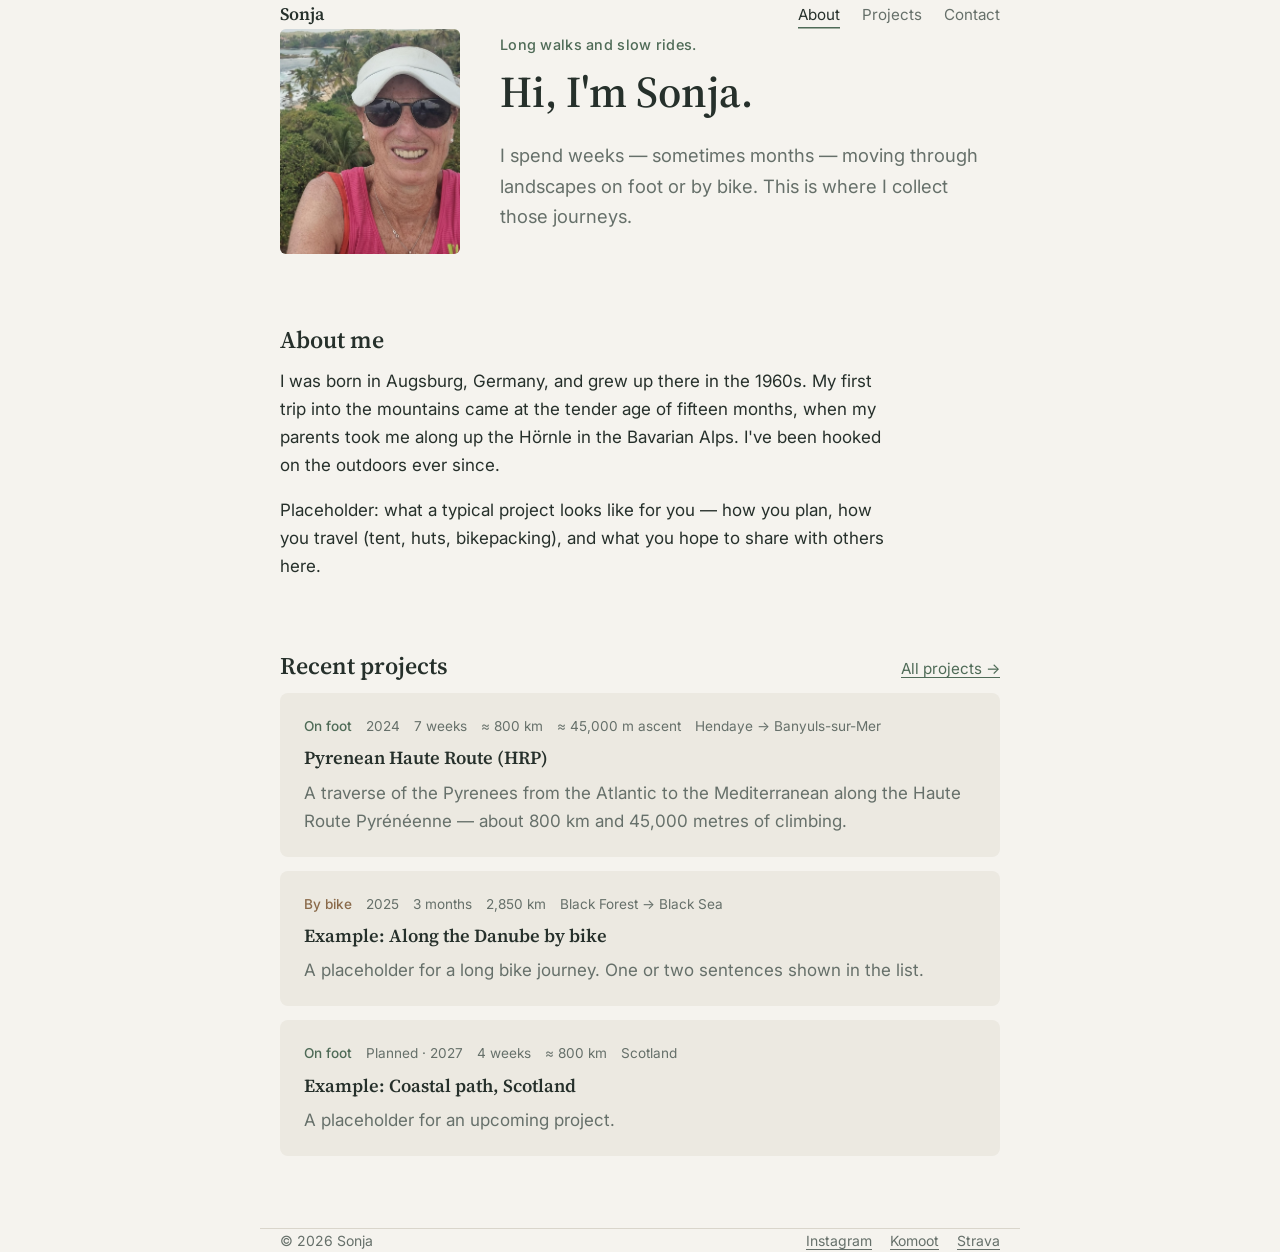
<file: index.html>
<!doctype html>
<html lang="en">
<head>
  <meta charset="utf-8">
  <meta name="viewport" content="width=device-width, initial-scale=1">
  <title>Portfolio</title>
  <link rel="preconnect" href="https://fonts.googleapis.com">
  <link rel="stylesheet" href="https://fonts.googleapis.com/css2?family=Inter:wght@400;500&family=Source+Serif+4:opsz,wght@8..60,500;8..60,600&display=swap">
  <link rel="stylesheet" href="style.css">
</head>
<body data-page="home">
  <header id="header" class="wrap"></header>
  <main id="main" class="wrap"></main>
  <footer id="footer" class="wrap"></footer>
  <script src="render.js"></script>
</body>
</html>
</file>
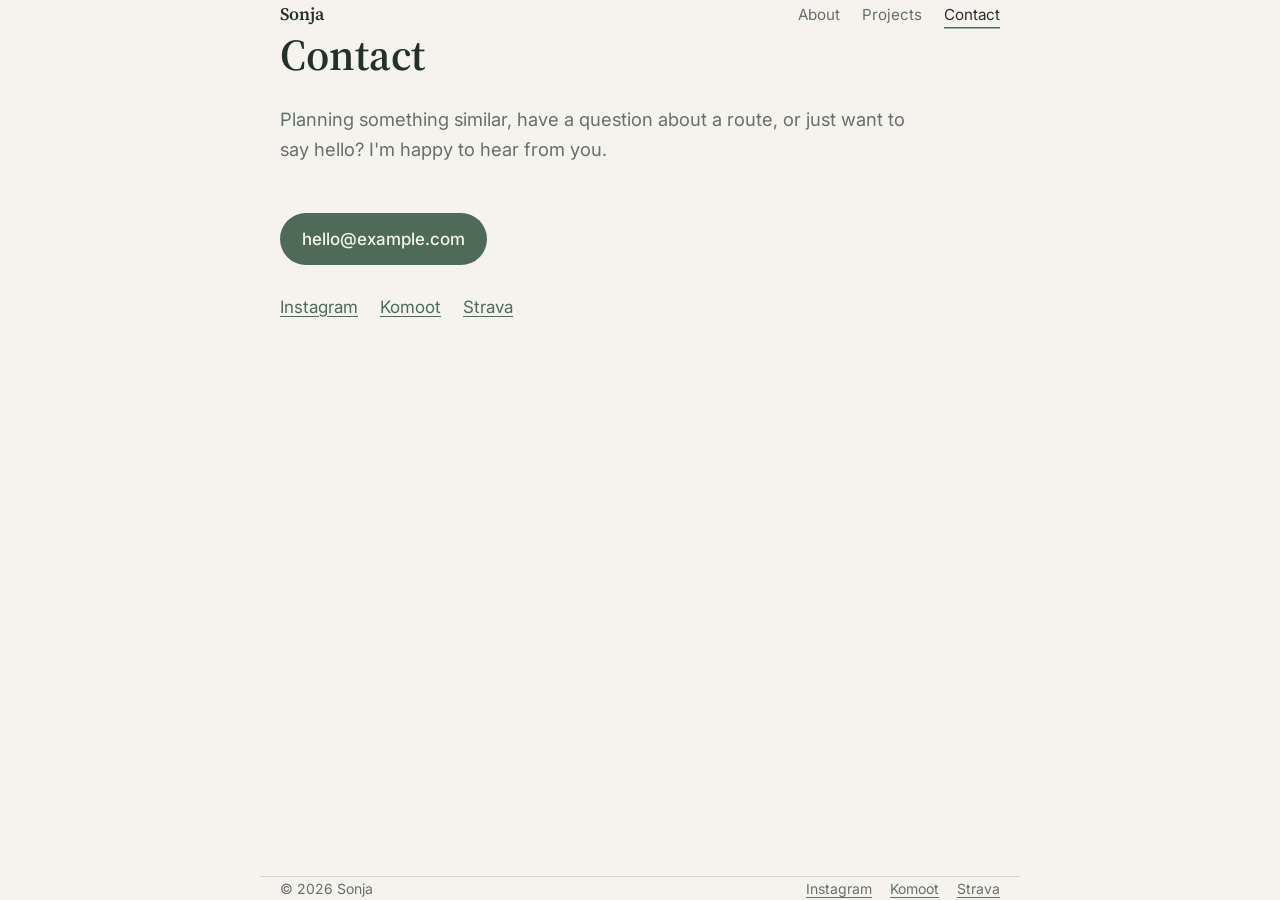
<file: contact.html>
<!doctype html>
<html lang="en">
<head>
  <meta charset="utf-8">
  <meta name="viewport" content="width=device-width, initial-scale=1">
  <title>Portfolio</title>
  <link rel="preconnect" href="https://fonts.googleapis.com">
  <link rel="stylesheet" href="https://fonts.googleapis.com/css2?family=Inter:wght@400;500&family=Source+Serif+4:opsz,wght@8..60,500;8..60,600&display=swap">
  <link rel="stylesheet" href="style.css">
</head>
<body data-page="contact">
  <header id="header" class="wrap"></header>
  <main id="main" class="wrap"></main>
  <footer id="footer" class="wrap"></footer>
  <script src="render.js"></script>
</body>
</html>
</file>
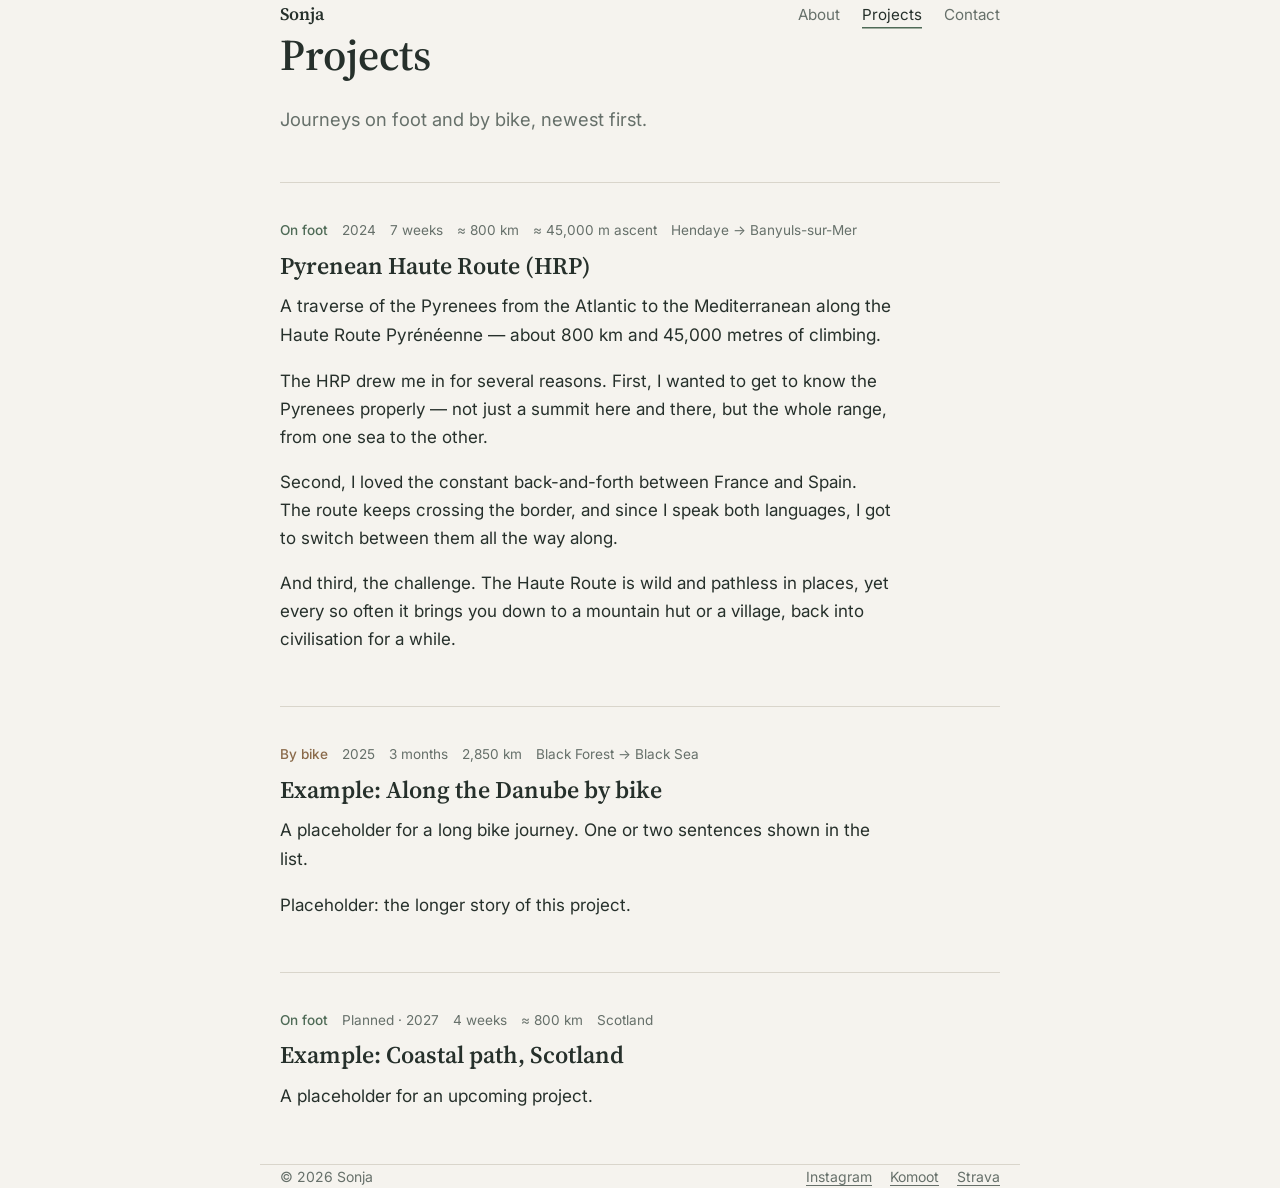
<file: projects.html>
<!doctype html>
<html lang="en">
<head>
  <meta charset="utf-8">
  <meta name="viewport" content="width=device-width, initial-scale=1">
  <title>Portfolio</title>
  <link rel="preconnect" href="https://fonts.googleapis.com">
  <link rel="stylesheet" href="https://fonts.googleapis.com/css2?family=Inter:wght@400;500&family=Source+Serif+4:opsz,wght@8..60,500;8..60,600&display=swap">
  <link rel="stylesheet" href="style.css">
</head>
<body data-page="projects">
  <header id="header" class="wrap"></header>
  <main id="main" class="wrap"></main>
  <footer id="footer" class="wrap"></footer>
  <script src="render.js"></script>
</body>
</html>
</file>
<file: style.css>
/* Colors: change these few values to re-color the whole site. */
:root {
  --bg: #f5f3ee;        /* warm paper */
  --surface: #ecE9e1;   /* cards */
  --text: #26302b;      /* deep forest ink */
  --muted: #66706a;     /* stone grey */
  --line: #d9d5cb;
  --accent: #4f6b57;    /* moss green */
  --bike: #8a6a4a;      /* earth brown */
  --serif: "Source Serif 4", Georgia, serif;
  --sans: "Inter", system-ui, sans-serif;
}
@media (prefers-color-scheme: dark) {
  :root {
    --bg: #1b201d; --surface: #232a26; --text: #e6e4dc; --muted: #9aa39d;
    --line: #333b36; --accent: #93b39b; --bike: #c9a582;
  }
}

* { box-sizing: border-box; }
html { -webkit-text-size-adjust: 100%; }
body {
  margin: 0; background: var(--bg); color: var(--text);
  font: 400 17px/1.65 var(--sans);
  display: flex; flex-direction: column; min-height: 100vh;
}
main { flex: 1; }
.wrap { width: 100%; max-width: 760px; margin: 0 auto; padding: 0 20px; }
a { color: var(--accent); text-underline-offset: 3px; }
h1, h2, h3 { font-family: var(--serif); font-weight: 600; line-height: 1.2; margin: 0 0 .5em; text-wrap: balance; }
h1 { font-size: clamp(2rem, 5vw, 2.75rem); }
h2 { font-size: 1.5rem; }
h3 { font-size: 1.15rem; }
p { margin: 0 0 1em; }
section { margin: 0 0 72px; }

/* Header & footer */
header { display: flex; justify-content: space-between; align-items: center; gap: 16px; padding-top: 28px; padding-bottom: 28px; margin-bottom: 40px; }
.brand { font-family: var(--serif); font-weight: 600; font-size: 1.1rem; color: var(--text); text-decoration: none; }
nav { display: flex; gap: 22px; }
nav a { color: var(--muted); text-decoration: none; font-size: .95rem; }
nav a:hover, nav a[aria-current] { color: var(--text); }
nav a[aria-current] { box-shadow: 0 1.5px 0 var(--accent); }
footer { display: flex; justify-content: space-between; flex-wrap: wrap; gap: 12px; padding-top: 24px; padding-bottom: 40px; border-top: 1px solid var(--line); color: var(--muted); font-size: .875rem; }
.social { display: flex; gap: 18px; }
.social a { color: var(--muted); }

/* Home */
.hero { display: grid; grid-template-columns: 180px 1fr; gap: 40px; align-items: center; }
.photo {
  aspect-ratio: 4 / 5; border-radius: 6px; overflow: hidden; background: var(--surface);
  display: grid; place-items: center; position: relative;
}
.photo::before { content: attr(data-initials); font: 600 2.5rem var(--serif); color: var(--muted); }
.photo img { position: absolute; inset: 0; width: 100%; height: 100%; object-fit: cover; }
.eyebrow { color: var(--accent); font-size: .9rem; font-weight: 500; letter-spacing: .02em; margin-bottom: .6em; }
.lead { font-size: 1.15rem; color: var(--muted); max-width: 34em; }
.prose p { max-width: 36em; }
.section-head { display: flex; justify-content: space-between; align-items: baseline; gap: 12px; }
.section-head a { font-size: .95rem; white-space: nowrap; }
.cards { display: grid; gap: 14px; }
.card {
  display: block; padding: 22px 24px; background: var(--surface); border-radius: 8px;
  color: inherit; text-decoration: none; transition: transform .15s ease;
}
.card:hover { transform: translateY(-2px); }
.card p { margin: 0; color: var(--muted); }

/* Facts row */
.facts { list-style: none; padding: 0; margin: 0 0 10px; display: flex; flex-wrap: wrap; gap: 4px 14px; font-size: .85rem; color: var(--muted); }
.tag { font-weight: 500; color: var(--accent); }
.tag.bike { color: var(--bike); }

/* Projects */
.page-head { margin-bottom: 48px; }
.project { padding: 36px 0; border-top: 1px solid var(--line); scroll-margin-top: 24px; }
.project .summary { font-size: 1.08rem; }
.project p { max-width: 36em; }
.project-img { width: 100%; border-radius: 6px; margin-bottom: 20px; display: block; }

/* Contact */
.button {
  display: inline-block; padding: 12px 22px; border-radius: 999px;
  background: var(--accent); color: var(--bg); text-decoration: none; font-weight: 500;
  overflow-wrap: anywhere;
}
.social-list { list-style: none; padding: 0; margin: 28px 0 0; display: flex; gap: 22px; flex-wrap: wrap; }

@media (max-width: 600px) {
  body { font-size: 16px; }
  header { flex-direction: column; align-items: flex-start; gap: 10px; margin-bottom: 24px; }
  .hero { grid-template-columns: 1fr; gap: 24px; }
  .photo { width: 140px; }
  section { margin-bottom: 56px; }
}
</file>
